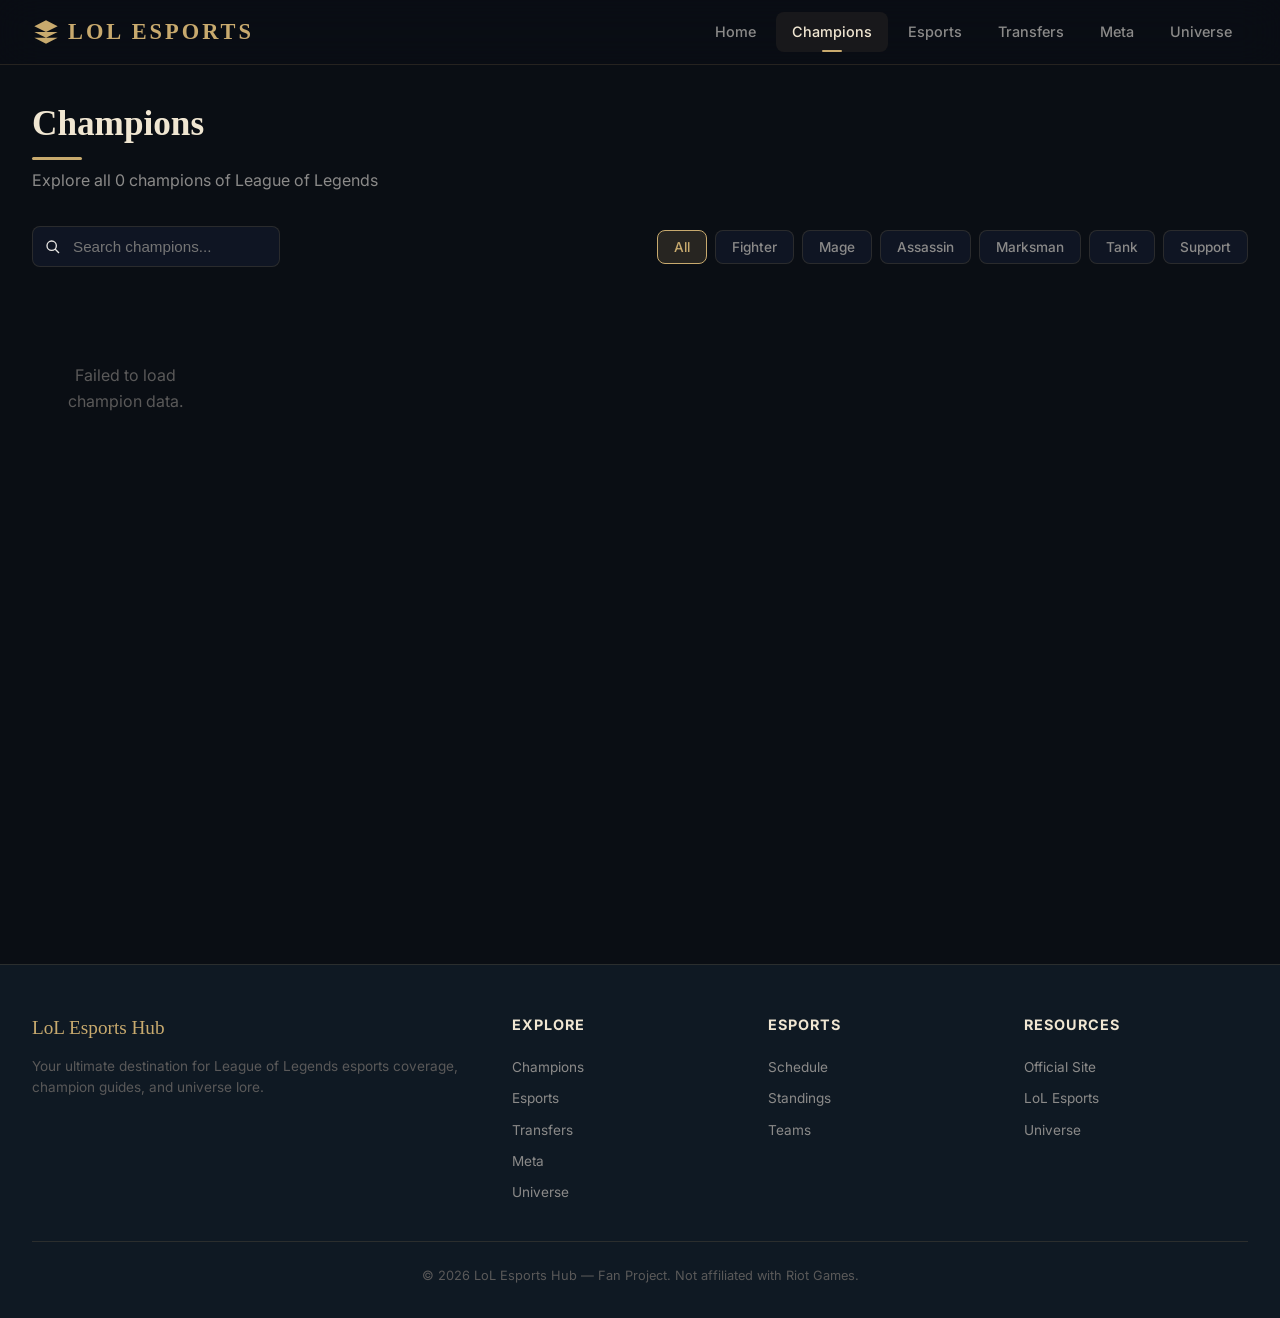
<file: champion.html>
<!DOCTYPE html>
<html lang="en">
<head>
  <meta charset="UTF-8">
  <meta name="viewport" content="width=device-width, initial-scale=1.0">
  <title>Champion Detail — LoL Esports Hub</title>
  <meta name="description" content="Detailed champion info including abilities, lore, stats, and voice lines.">
  <link rel="preconnect" href="https://fonts.googleapis.com">
  <link href="https://fonts.googleapis.com/css2?family=Inter:wght@400;500;600;700;800&display=swap" rel="stylesheet">
  <link rel="stylesheet" href="css/style.css?v=3">
  <!-- Google AdSense Auto Ads -->
  <script async src="https://pagead2.googlesyndication.com/pagead/js/adsbygoogle.js?client=ca-pub-9267698062788796"
     crossorigin="anonymous"></script>
</head>
<body>
  <main class="main">
    <div id="champContent">
      <div class="loading" style="padding:8rem 2rem;"><div class="spinner"></div><p style="margin-top:1rem;">Loading champion data...</p></div>
    </div>
  </main>
  <script src="js/common.js?v=3"></script>
  <script src="js/champion-detail.js?v=3"></script>
</body>
</html>
</file>
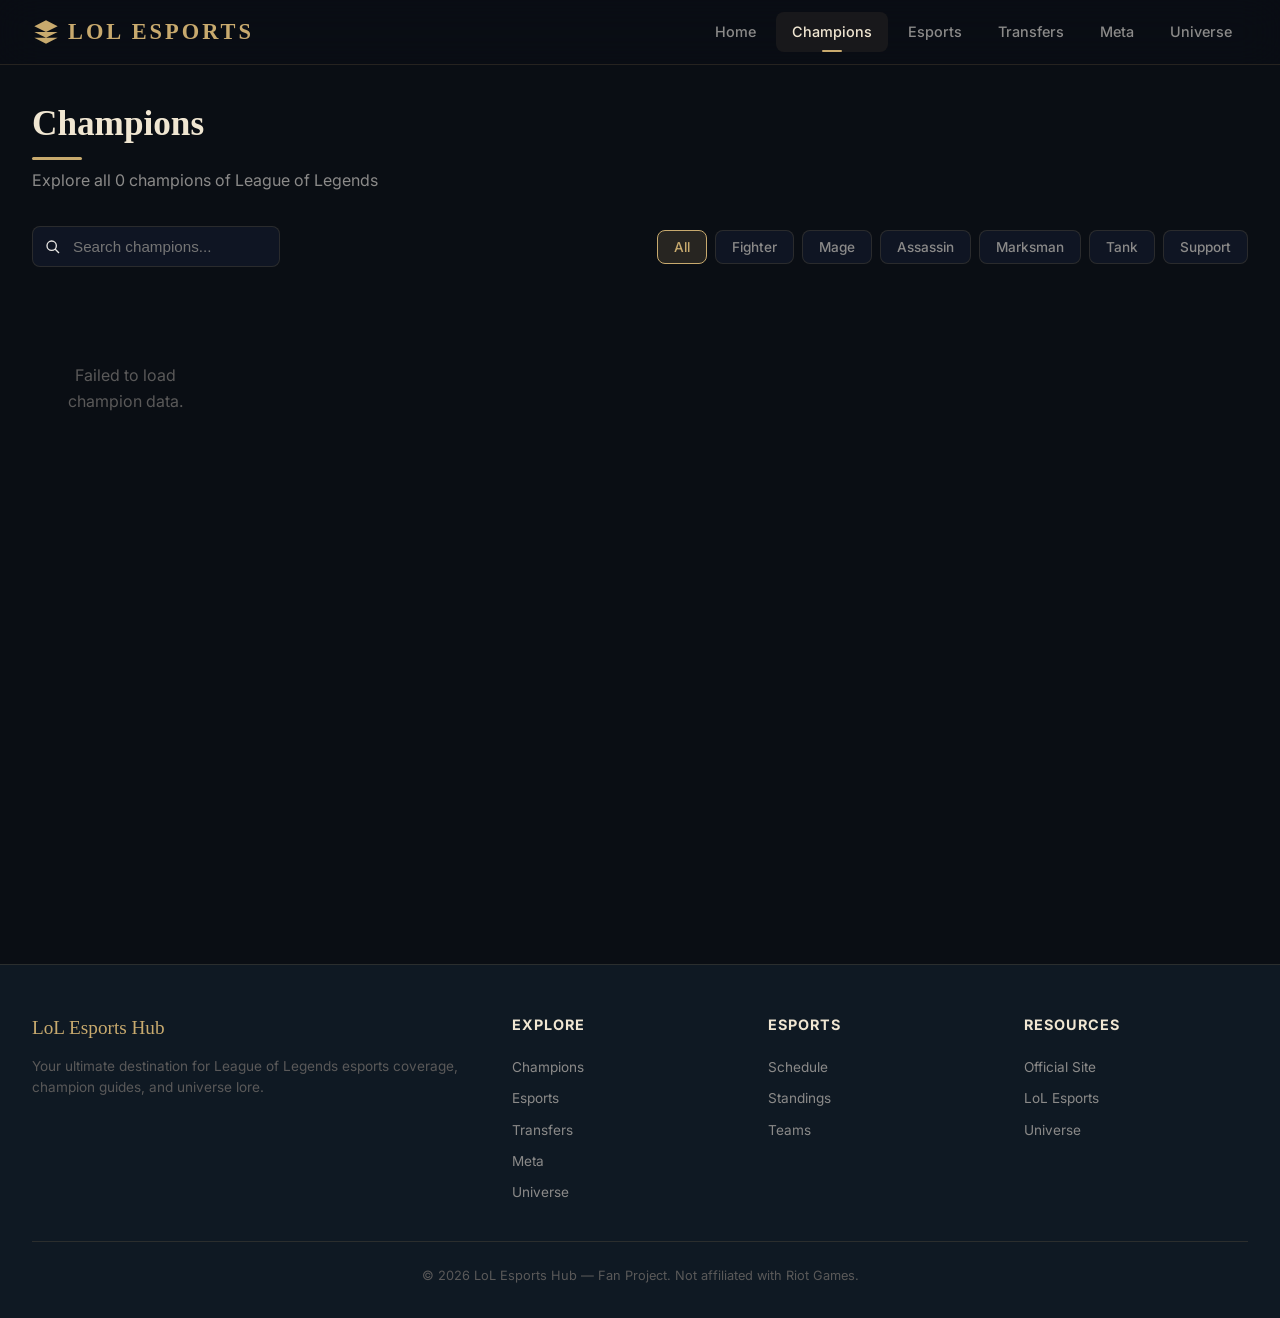
<file: champions.html>
<!DOCTYPE html>
<html lang="en">
<head>
  <meta charset="UTF-8">
  <meta name="viewport" content="width=device-width, initial-scale=1.0">
  <title>Champions — LoL Esports Hub</title>
  <meta name="description" content="Browse all League of Legends champions. Filter by role, search by name, and explore abilities, lore, and voice lines.">
  <link rel="preconnect" href="https://fonts.googleapis.com">
  <link href="https://fonts.googleapis.com/css2?family=Inter:wght@400;500;600;700;800&display=swap" rel="stylesheet">
  <link rel="stylesheet" href="css/style.css">
  <!-- Google AdSense Auto Ads -->
  <script async src="https://pagead2.googlesyndication.com/pagead/js/adsbygoogle.js?client=ca-pub-9267698062788796"
     crossorigin="anonymous"></script>
</head>
<body>
  <main class="main">
    <section class="section" style="padding-top:2rem;">
      <h1 class="section-title" style="font-size:2.2rem;margin-bottom:0.5rem;">Champions</h1>
      <p style="color:var(--text-secondary);margin-bottom:2rem;">Explore all <span id="champCount">0</span> champions of League of Legends</p>
      <div class="toolbar">
        <div class="search-wrapper">
          <svg viewBox="0 0 24 24"><path d="M21 21l-6-6m2-5a7 7 0 11-14 0 7 7 0 0114 0z" stroke="currentColor" stroke-width="2" fill="none"/></svg>
          <input type="text" class="search-box" id="champSearch" placeholder="Search champions...">
        </div>
        <div class="filter-group" id="roleFilters">
          <button class="filter-btn active" data-role="all">All</button>
          <button class="filter-btn" data-role="Fighter">Fighter</button>
          <button class="filter-btn" data-role="Mage">Mage</button>
          <button class="filter-btn" data-role="Assassin">Assassin</button>
          <button class="filter-btn" data-role="Marksman">Marksman</button>
          <button class="filter-btn" data-role="Tank">Tank</button>
          <button class="filter-btn" data-role="Support">Support</button>
        </div>
      </div>
      <div id="champGrid" class="champion-grid">
        <div class="loading"><div class="spinner"></div><p style="margin-top:1rem;">Loading champions...</p></div>
      </div>
    </section>
  </main>
  <script src="js/common.js"></script>
  <script src="js/champions.js"></script>
</body>
</html>
</file>
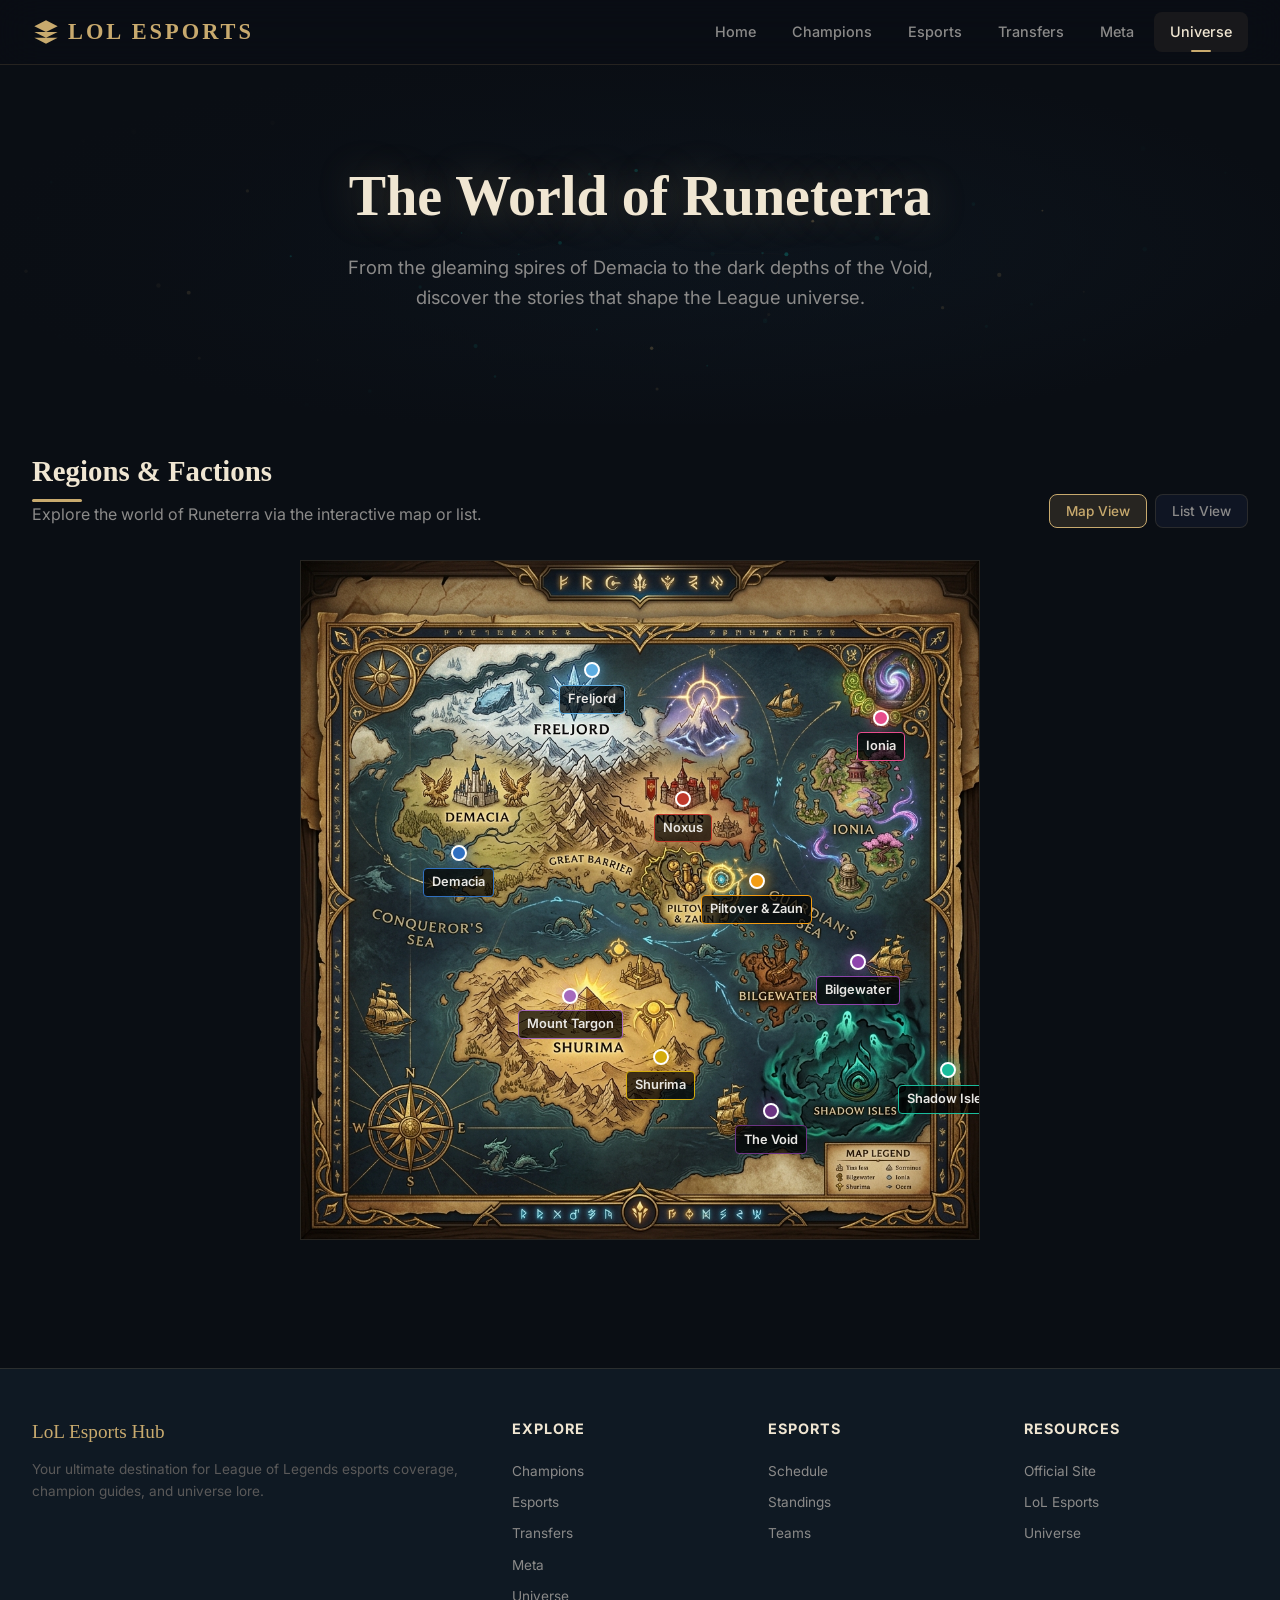
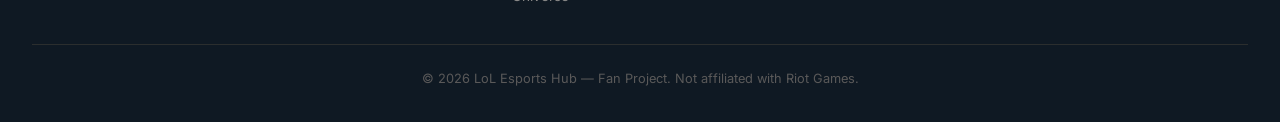
<file: lore.html>
<!DOCTYPE html>
<html lang="en">
<head>
  <meta charset="UTF-8">
  <meta name="viewport" content="width=device-width, initial-scale=1.0">
  <title>Universe — LoL Esports Hub</title>
  <meta name="description" content="Explore the world of Runeterra: regions, factions, and the lore behind League of Legends.">
  <link rel="preconnect" href="https://fonts.googleapis.com">
  <link href="https://fonts.googleapis.com/css2?family=Inter:wght@400;500;600;700;800&display=swap" rel="stylesheet">
  <link rel="stylesheet" href="css/style.css">
  <!-- Google AdSense Auto Ads -->
  <script async src="https://pagead2.googlesyndication.com/pagead/js/adsbygoogle.js?client=ca-pub-9267698062788796"
     crossorigin="anonymous"></script>
</head>
<body>
  <main class="main">
    <!-- Hero -->
    <section class="hero" style="min-height:40vh;">
      <canvas class="hero-canvas" id="loreCanvas"></canvas>
      <div class="hero-overlay"></div>
      <div class="hero-content">
        <h1 class="hero-title" style="font-size:clamp(2rem,5vw,3.5rem);">The World of Runeterra</h1>
        <p class="hero-subtitle">From the gleaming spires of Demacia to the dark depths of the Void, discover the stories that shape the League universe.</p>
      </div>
    </section>

    <section class="section">
      <div style="display:flex; justify-content:space-between; align-items:flex-end; margin-bottom:2rem;">
        <div>
          <h2 class="section-title">Regions & Factions</h2>
          <p style="color:var(--text-secondary);">Explore the world of Runeterra via the interactive map or list.</p>
        </div>
        <div class="filter-group" id="viewToggle">
          <button class="filter-btn active" data-view="map">Map View</button>
          <button class="filter-btn" data-view="list">List View</button>
        </div>
      </div>

      <div id="interactiveMap" style="position:relative; width:100%; aspect-ratio:1; max-width:680px; margin:0 auto; background:url('img/runeterra_map.png') center/cover no-repeat; border-radius:var(--radius-lg); border:1px solid var(--border); overflow:hidden;">
        <!-- Absolute positioned region dots will be injected here by JS -->
      </div>

      <div id="regionGrid" class="region-grid" style="display:none; margin-top:2rem;">
        <div class="loading"><div class="spinner"></div></div>
      </div>
    </section>

    <!-- Region Detail Modal -->
    <div id="regionModal" style="display:none;position:fixed;inset:0;z-index:2000;background:rgba(0,0,0,0.8);backdrop-filter:blur(5px);overflow-y:auto;">
      <div style="max-width:800px;margin:4rem auto;padding:2rem;">
        <button onclick="closeModal()" style="color:var(--gold-light);font-size:1.5rem;margin-bottom:1rem;background:none;border:none;cursor:pointer;">✕ Close</button>
        <div id="regionModalContent"></div>
      </div>
    </div>
  </main>
  <script src="js/common.js"></script>
  <script src="js/particles.js"></script>
  <script src="js/lore.js"></script>
</body>
</html>
</file>
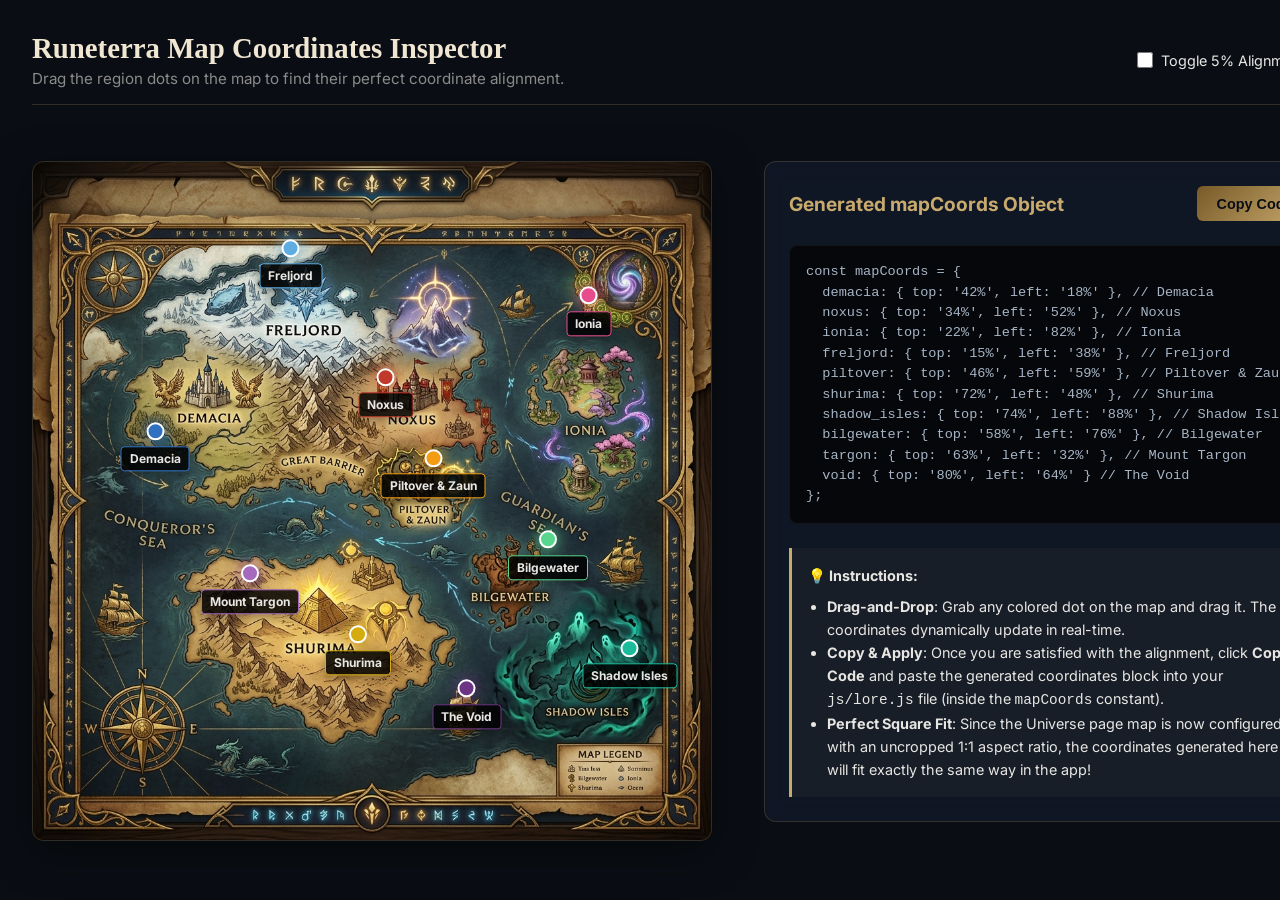
<file: map_inspector.html>
<!DOCTYPE html>
<html lang="en">
<head>
  <meta charset="UTF-8">
  <meta name="viewport" content="width=device-width, initial-scale=1.0">
  <title>Runeterra Map Coordinates Inspector</title>
  <link rel="preconnect" href="https://fonts.googleapis.com">
  <link href="https://fonts.googleapis.com/css2?family=Inter:wght@400;500;600;700;800&display=swap" rel="stylesheet">
  <style>
    :root {
      --bg-primary: #0a0e14;
      --bg-secondary: #0f1923;
      --bg-card: rgba(17, 24, 39, 0.85);
      --gold: #c8aa6e;
      --gold-light: #f0e6d2;
      --gold-dark: #785a28;
      --blue: #0ac8b9;
      --border: rgba(200, 170, 110, 0.2);
      --font-body: 'Inter', -apple-system, sans-serif;
      --radius: 12px;
    }

    * { margin: 0; padding: 0; box-sizing: border-box; }
    body {
      font-family: var(--font-body);
      background: var(--bg-primary);
      color: #e8e6e3;
      min-height: 100vh;
      padding: 2rem;
    }

    .container {
      max-width: 1400px;
      margin: 0 auto;
      display: grid;
      grid-template-columns: 700px 1fr;
      gap: 2rem;
    }

    header {
      grid-column: 1 / -1;
      margin-bottom: 1.5rem;
      border-bottom: 1px solid var(--border);
      padding-bottom: 1rem;
      display: flex;
      justify-content: space-between;
      align-items: center;
    }

    h1 {
      font-size: 1.8rem;
      color: var(--gold-light);
      font-family: Georgia, serif;
    }

    .subtitle {
      color: #8b8a89;
      font-size: 0.95rem;
      margin-top: 0.25rem;
    }

    .map-wrapper {
      position: relative;
      width: 100%;
      aspect-ratio: 1;
      max-width: 680px;
      border-radius: var(--radius);
      border: 1px solid var(--border);
      background: url('img/runeterra_map.png') center/100% 100% no-repeat;
      overflow: hidden;
      box-shadow: 0 10px 40px rgba(0,0,0,0.5);
    }

    /* Visual Grid Overlay */
    .grid-overlay {
      position: absolute;
      inset: 0;
      pointer-events: none;
      display: none;
      background-size: 10% 10%;
      background-image: 
        linear-gradient(to right, rgba(200, 170, 110, 0.1) 1px, transparent 1px),
        linear-gradient(to bottom, rgba(200, 170, 110, 0.1) 1px, transparent 1px);
    }

    .grid-overlay.active {
      display: block;
    }

    .map-point {
      position: absolute;
      transform: translate(-50%, -50%);
      cursor: move;
      text-align: center;
      z-index: 100;
      user-select: none;
    }

    .dot {
      width: 18px;
      height: 18px;
      border-radius: 50%;
      margin: 0 auto;
      border: 2.5px solid #fff;
      box-shadow: 0 0 15px rgba(0,0,0,0.5);
      transition: transform 0.15s ease;
    }

    .map-point:hover .dot {
      transform: scale(1.2);
    }

    .label {
      margin-top: 0.4rem;
      background: rgba(0,0,0,0.85);
      padding: 0.25rem 0.5rem;
      border-radius: 4px;
      font-weight: 700;
      font-size: 0.75rem;
      white-space: nowrap;
      border: 1px solid rgba(255,255,255,0.25);
      box-shadow: 0 4px 10px rgba(0,0,0,0.3);
    }

    .right-panel {
      background: var(--bg-card);
      border: 1px solid var(--border);
      border-radius: var(--radius);
      padding: 1.5rem;
      display: flex;
      flex-direction: column;
      gap: 1.5rem;
      height: fit-content;
      backdrop-filter: blur(10px);
    }

    .controls-header {
      display: flex;
      justify-content: space-between;
      align-items: center;
    }

    .btn {
      background: linear-gradient(135deg, var(--gold-dark), var(--gold));
      color: #0a0e14;
      padding: 0.6rem 1.25rem;
      border-radius: 6px;
      font-weight: 600;
      font-size: 0.9rem;
      border: none;
      cursor: pointer;
      transition: transform 0.2s, box-shadow 0.2s;
    }

    .btn:hover {
      transform: translateY(-2px);
      box-shadow: 0 4px 15px rgba(200, 170, 110, 0.3);
    }

    .btn:active {
      transform: translateY(0);
    }

    .code-box {
      background: #05070a;
      border: 1px solid rgba(255,255,255,0.05);
      border-radius: 8px;
      padding: 1rem;
      font-family: 'Courier New', Courier, monospace;
      font-size: 0.85rem;
      color: #a7b5c6;
      white-space: pre;
      overflow-x: auto;
      line-height: 1.5;
    }

    .help-card {
      background: rgba(200,170,110,0.05);
      border-left: 3px solid var(--gold);
      padding: 1rem;
      border-radius: 0 8px 8px 0;
      font-size: 0.9rem;
      line-height: 1.6;
    }

    .help-card ul {
      margin-top: 0.5rem;
      padding-left: 1.2rem;
    }

    .checkbox-container {
      display: flex;
      align-items: center;
      gap: 0.5rem;
      font-size: 0.9rem;
      cursor: pointer;
    }

    .checkbox-container input {
      width: 16px;
      height: 16px;
      accent-color: var(--gold);
    }
  </style>
</head>
<body>
  <div class="container">
    <header>
      <div>
        <h1>Runeterra Map Coordinates Inspector</h1>
        <div class="subtitle">Drag the region dots on the map to find their perfect coordinate alignment.</div>
      </div>
      <div>
        <label class="checkbox-container">
          <input type="checkbox" id="gridToggle"> Toggle 5% Alignment Grid
        </label>
      </div>
    </header>

    <div class="map-wrapper" id="mapWrapper">
      <div class="grid-overlay" id="gridOverlay"></div>
      <!-- Dots will be dynamically generated and rendered here -->
    </div>

    <div class="right-panel">
      <div class="controls-header">
        <h2 style="font-size: 1.2rem; color: var(--gold);">Generated mapCoords Object</h2>
        <button class="btn" id="copyBtn">Copy Code</button>
      </div>

      <div class="code-box" id="codeOutput">Loading...</div>

      <div class="help-card">
        <strong>💡 Instructions:</strong>
        <ul>
          <li><strong>Drag-and-Drop</strong>: Grab any colored dot on the map and drag it. The coordinates dynamically update in real-time.</li>
          <li><strong>Copy & Apply</strong>: Once you are satisfied with the alignment, click <strong>Copy Code</strong> and paste the generated coordinates block into your <code>js/lore.js</code> file (inside the <code>mapCoords</code> constant).</li>
          <li><strong>Perfect Square Fit</strong>: Since the Universe page map is now configured with an uncropped 1:1 aspect ratio, the coordinates generated here will fit exactly the same way in the app!</li>
        </ul>
      </div>
    </div>
  </div>

  <script>
    const regions = [
      { id: "demacia", name: "Demacia", color: "#3070c0", top: "42%", left: "18%" },
      { id: "noxus", name: "Noxus", color: "#c0392b", top: "34%", left: "52%" },
      { id: "ionia", name: "Ionia", color: "#e74c8c", top: "22%", left: "82%" },
      { id: "freljord", name: "Freljord", color: "#5dade2", top: "15%", left: "38%" },
      { id: "piltover", name: "Piltover & Zaun", color: "#f39c12", top: "46%", left: "59%" },
      { id: "shurima", name: "Shurima", color: "#d4ac0d", top: "72%", left: "48%" },
      { id: "shadow_isles", name: "Shadow Isles", color: "#1abc9c", top: "74%", left: "88%" },
      { id: "bilgewater", name: "Bilgewater", color: "#58d68d", top: "58%", left: "76%" },
      { id: "targon", name: "Mount Targon", color: "#a569bd", top: "63%", left: "32%" },
      { id: "void", name: "The Void", color: "#6c3483", top: "80%", left: "64%" }
    ];

    const mapWrapper = document.getElementById('mapWrapper');
    const codeOutput = document.getElementById('codeOutput');
    const gridOverlay = document.getElementById('gridOverlay');
    const gridToggle = document.getElementById('gridToggle');
    const copyBtn = document.getElementById('copyBtn');

    // State to hold current coordinates
    const coordsState = {};
    regions.forEach(r => {
      coordsState[r.id] = { top: r.top, left: r.left, name: r.name };
    });

    // Populate dots on load
    regions.forEach(r => {
      const point = document.createElement('div');
      point.className = 'map-point';
      point.style.left = r.left;
      point.style.top = r.top;
      point.dataset.id = r.id;

      point.innerHTML = `
        <div class="dot" style="background: ${r.color}; box-shadow: 0 0 15px ${r.color};"></div>
        <div class="label" style="border-color: ${r.color};">${r.name}</div>
      `;

      // Enable dragging
      let isDragging = false;
      point.addEventListener('mousedown', e => {
        isDragging = true;
        point.style.zIndex = 1000;
        e.preventDefault();
      });

      document.addEventListener('mousemove', e => {
        if (!isDragging) return;
        
        const rect = mapWrapper.getBoundingClientRect();
        let x = e.clientX - rect.left;
        let y = e.clientY - rect.top;

        // Constraint within boundaries
        x = Math.max(0, Math.min(x, rect.width));
        y = Math.max(0, Math.min(y, rect.height));

        const leftPct = ((x / rect.width) * 100).toFixed(0);
        const topPct = ((y / rect.height) * 100).toFixed(0);

        point.style.left = `${leftPct}%`;
        point.style.top = `${topPct}%`;

        coordsState[r.id].left = `${leftPct}%`;
        coordsState[r.id].top = `${topPct}%`;

        updateCodeOutput();
      });

      document.addEventListener('mouseup', () => {
        if (isDragging) {
          isDragging = false;
          point.style.zIndex = 100;
        }
      });

      mapWrapper.appendChild(point);
    });

    // Toggle grid
    gridToggle.addEventListener('change', () => {
      if (gridToggle.checked) {
        gridOverlay.classList.add('active');
      } else {
        gridOverlay.classList.remove('active');
      }
    });

    // Copy to clipboard
    copyBtn.addEventListener('click', () => {
      const text = generateCodeString();
      navigator.clipboard.writeText(text).then(() => {
        const originalText = copyBtn.innerText;
        copyBtn.innerText = 'Copied! ✓';
        setTimeout(() => copyBtn.innerText = originalText, 2000);
      });
    });

    function generateCodeString() {
      let code = `const mapCoords = {\n`;
      const keys = Object.keys(coordsState);
      keys.forEach((key, idx) => {
        const item = coordsState[key];
        const isLast = idx === keys.length - 1;
        code += `  ${key}: { top: '${item.top}', left: '${item.left}' }${isLast ? '' : ','} // ${item.name}\n`;
      });
      code += `};`;
      return code;
    }

    function updateCodeOutput() {
      codeOutput.textContent = generateCodeString();
    }

    // Initial render
    updateCodeOutput();
  </script>
</body>
</html>
</file>
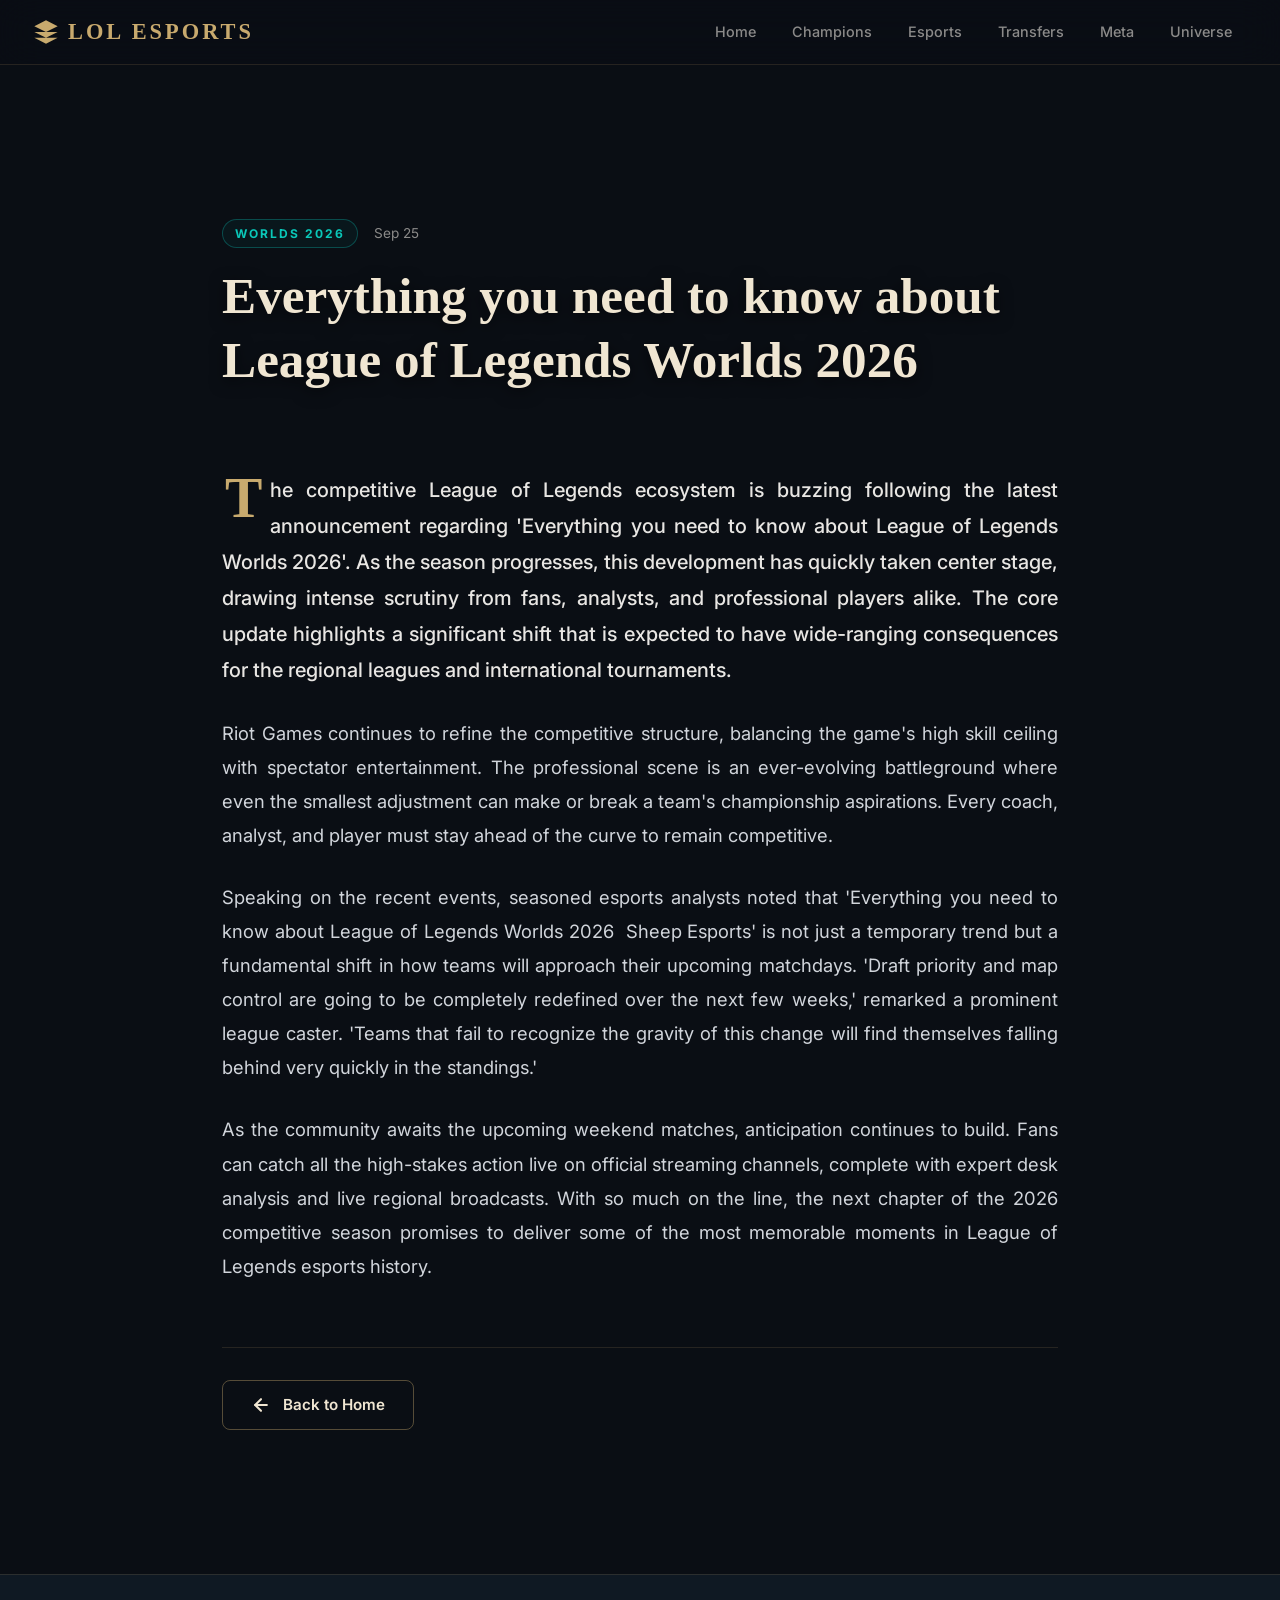
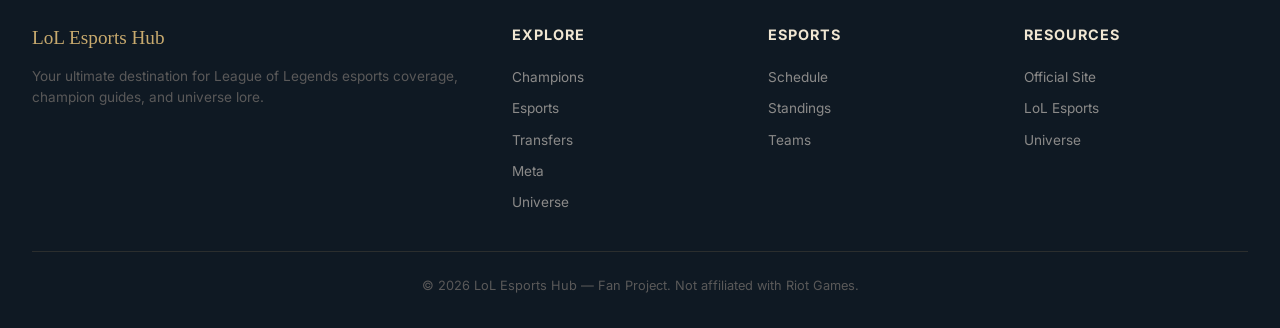
<file: news.html>
<!DOCTYPE html>
<html lang="en">
<head>
  <meta charset="UTF-8">
  <meta name="viewport" content="width=device-width, initial-scale=1.0">
  <title>News Details — LoL Esports Hub</title>
  <meta name="description" content="Read the latest League of Legends esports news, match results, transfer updates, and tournament recaps.">
  <link rel="preconnect" href="https://fonts.googleapis.com">
  <link href="https://fonts.googleapis.com/css2?family=Inter:wght@400;500;600;700;800&display=swap" rel="stylesheet">
  <link rel="stylesheet" href="css/style.css?v=5">
  <!-- Google AdSense Auto Ads -->
  <script async src="https://pagead2.googlesyndication.com/pagead/js/adsbygoogle.js?client=ca-pub-9267698062788796"
     crossorigin="anonymous"></script>
</head>
<body>
  <main class="main">
    <div id="newsContent">
      <div class="news-detail-loading">
        <div class="spinner"></div>
        <p style="margin-top:1.5rem;font-weight:500;color:var(--text-secondary);">Loading article...</p>
      </div>
    </div>
  </main>
  <script src="js/common.js?v=5"></script>
  <script src="js/news-detail.js?v=5"></script>
</body>
</html>
</file>
<file: css/style.css>
/* ========== CSS Variables ========== */
:root {
  --bg-primary: #0a0e14;
  --bg-secondary: #0f1923;
  --bg-card: rgba(17, 24, 39, 0.8);
  --bg-card-hover: rgba(25, 35, 55, 0.9);
  --bg-glass: rgba(15, 25, 35, 0.6);
  --gold: #c8aa6e;
  --gold-light: #f0e6d2;
  --gold-dark: #785a28;
  --blue: #0ac8b9;
  --blue-glow: rgba(10, 200, 185, 0.3);
  --red: #ff4e50;
  --text-primary: #e8e6e3;
  --text-secondary: #8b8a89;
  --text-muted: #5a5959;
  --border: rgba(200, 170, 110, 0.15);
  --border-hover: rgba(200, 170, 110, 0.4);
  --shadow: 0 4px 30px rgba(0, 0, 0, 0.4);
  --radius: 12px;
  --radius-sm: 8px;
  --transition: 0.3s cubic-bezier(0.4, 0, 0.2, 1);
  --font-display: Georgia, 'Times New Roman', serif;
  --font-body: 'Inter', -apple-system, sans-serif;
}

/* ========== Reset ========== */
*, *::before, *::after { margin: 0; padding: 0; box-sizing: border-box; }
html { scroll-behavior: smooth; }
body {
  font-family: var(--font-body);
  background: var(--bg-primary);
  color: var(--text-primary);
  min-height: 100vh;
  line-height: 1.6;
  overflow-x: hidden;
}
a { color: var(--gold); text-decoration: none; transition: color var(--transition); }
a:hover { color: var(--gold-light); }
img { max-width: 100%; display: block; }
button { font-family: inherit; cursor: pointer; border: none; background: none; }
ul { list-style: none; }

/* ========== Scrollbar ========== */
::-webkit-scrollbar { width: 8px; }
::-webkit-scrollbar-track { background: var(--bg-primary); }
::-webkit-scrollbar-thumb { background: var(--gold-dark); border-radius: 4px; }
::-webkit-scrollbar-thumb:hover { background: var(--gold); }

/* ========== Navigation ========== */
.nav {
  position: fixed; top: 0; left: 0; right: 0; z-index: 1000;
  background: rgba(10, 14, 20, 0.85);
  backdrop-filter: blur(20px); -webkit-backdrop-filter: blur(20px);
  border-bottom: 1px solid var(--border);
  transition: background var(--transition);
}
.nav.scrolled { background: rgba(10, 14, 20, 0.95); }
.nav-inner {
  max-width: 1400px; margin: 0 auto;
  display: flex; align-items: center; justify-content: space-between;
  padding: 0 2rem; height: 64px;
}
.nav-logo {
  font-family: var(--font-display); font-size: 1.4rem; font-weight: 700;
  color: var(--gold); text-transform: uppercase; letter-spacing: 3px;
  display: flex; align-items: center; gap: 0.5rem;
}
.nav-logo svg { width: 28px; height: 28px; fill: var(--gold); }
.nav-links { display: flex; gap: 0.25rem; }
.nav-links a {
  color: var(--text-secondary); padding: 0.5rem 1rem; border-radius: var(--radius-sm);
  font-size: 0.9rem; font-weight: 500; transition: all var(--transition);
  position: relative;
}
.nav-links a:hover, .nav-links a.active { color: var(--gold-light); background: rgba(200, 170, 110, 0.08); }
.nav-links a.active::after {
  content: ''; position: absolute; bottom: 0; left: 50%; transform: translateX(-50%);
  width: 20px; height: 2px; background: var(--gold); border-radius: 1px;
}
.nav-hamburger {
  display: none; flex-direction: column; gap: 5px; padding: 4px; cursor: pointer;
}
.nav-hamburger span {
  display: block; width: 24px; height: 2px; background: var(--gold-light);
  transition: all var(--transition);
}
.nav-hamburger.active span:nth-child(1) { transform: rotate(45deg) translate(5px, 5px); }
.nav-hamburger.active span:nth-child(2) { opacity: 0; }
.nav-hamburger.active span:nth-child(3) { transform: rotate(-45deg) translate(5px, -5px); }

/* ========== Main Content ========== */
.main { padding-top: 64px; min-height: 100vh; }

/* ========== Hero Section ========== */
.hero {
  position: relative; min-height: 28vh;
  display: flex; align-items: center; justify-content: center;
  text-align: center; overflow: hidden;
  background: linear-gradient(135deg, var(--bg-primary) 0%, var(--bg-secondary) 100%);
}
.hero-canvas { position: absolute; inset: 0; z-index: 0; }
.hero-overlay {
  position: absolute; inset: 0; z-index: 1;
  background: radial-gradient(ellipse at center, transparent 0%, var(--bg-primary) 75%);
}
.hero-content { position: relative; z-index: 2; padding: 1.5rem 2rem; }
.hero-title {
  font-family: var(--font-display); font-size: clamp(2rem, 5vw, 3.2rem);
  font-weight: 700; color: var(--gold-light); margin-bottom: 0.75rem;
  text-shadow: 0 0 40px rgba(200, 170, 110, 0.3);
  animation: fadeInUp 0.8s ease-out;
}
.hero-subtitle {
  font-size: clamp(0.9rem, 1.8vw, 1.15rem); color: var(--text-secondary);
  max-width: 600px; margin: 0 auto 1.5rem;
  animation: fadeInUp 0.8s ease-out 0.2s both;
}
.hero-cta {
  display: inline-flex; gap: 1rem; flex-wrap: wrap; justify-content: center;
  animation: fadeInUp 0.8s ease-out 0.4s both;
}

/* ========== Buttons ========== */
.btn {
  display: inline-flex; align-items: center; gap: 0.5rem;
  padding: 0.75rem 1.75rem; border-radius: var(--radius-sm);
  font-weight: 600; font-size: 0.95rem;
  transition: all var(--transition);
}
.btn-primary {
  background: linear-gradient(135deg, var(--gold-dark), var(--gold));
  color: #0a0e14;
}
.btn-primary:hover { transform: translateY(-2px); box-shadow: 0 8px 25px rgba(200, 170, 110, 0.3); color: #0a0e14; }
.btn-outline {
  border: 1px solid var(--border-hover); color: var(--gold-light);
  background: transparent;
}
.btn-outline:hover { background: rgba(200, 170, 110, 0.1); transform: translateY(-2px); color: var(--gold-light); }

/* ========== Section ========== */
.section { padding: 4rem 2rem; max-width: 1400px; margin: 0 auto; }
.hero + .section,
#live-section {
  padding-top: 1.5rem;
}
.section-header {
  display: flex; justify-content: space-between; align-items: center;
  margin-bottom: 2rem; flex-wrap: wrap; gap: 1rem;
}
.hero + .section .section-header,
#live-section .section-header {
  margin-bottom: 1.25rem;
}
.section-title {
  font-family: var(--font-display); font-size: 1.8rem; color: var(--gold-light);
  position: relative; padding-bottom: 0.5rem;
}
.section-title::after {
  content: ''; position: absolute; bottom: 0; left: 0;
  width: 50px; height: 3px; background: var(--gold); border-radius: 2px;
}

/* ========== Cards ========== */
.card {
  background: var(--bg-card);
  border: 1px solid var(--border);
  border-radius: var(--radius);
  backdrop-filter: blur(10px);
  transition: all var(--transition);
  overflow: hidden;
}
.card:hover {
  border-color: var(--border-hover);
  transform: translateY(-4px);
  box-shadow: 0 12px 40px rgba(0, 0, 0, 0.3), 0 0 20px rgba(200, 170, 110, 0.05);
}

/* ========== Champion Grid ========== */
.champion-grid {
  display: grid;
  grid-template-columns: repeat(auto-fill, minmax(180px, 1fr));
  gap: 1.25rem;
}
.champion-card {
  background: var(--bg-card); border: 1px solid var(--border);
  border-radius: var(--radius); overflow: hidden;
  transition: all var(--transition); cursor: pointer; text-align: center;
}
.champion-card:hover {
  border-color: var(--gold); transform: translateY(-6px);
  box-shadow: 0 15px 40px rgba(0, 0, 0, 0.4), 0 0 30px rgba(200, 170, 110, 0.1);
}
.champion-card-img {
  width: 100%; aspect-ratio: 1; object-fit: cover;
  transition: transform 0.5s ease;
}
.champion-card:hover .champion-card-img { transform: scale(1.1); }
.champion-card-body { padding: 1rem; }
.champion-card-name { font-weight: 700; font-size: 1rem; color: var(--gold-light); }
.champion-card-title { font-size: 0.8rem; color: var(--text-secondary); margin-top: 0.25rem; }
.champion-card-tags { display: flex; gap: 0.4rem; justify-content: center; margin-top: 0.5rem; flex-wrap: wrap; }
.tag {
  font-size: 0.7rem; padding: 0.15rem 0.5rem; border-radius: 99px;
  background: rgba(10, 200, 185, 0.1); color: var(--blue); border: 1px solid rgba(10, 200, 185, 0.2);
}

/* ========== Search & Filters ========== */
.toolbar { display: flex; gap: 1rem; margin-bottom: 2rem; flex-wrap: wrap; align-items: center; }
.search-box {
  flex: 1; min-width: 200px; padding: 0.7rem 1rem 0.7rem 2.5rem;
  background: var(--bg-card); border: 1px solid var(--border);
  border-radius: var(--radius-sm); color: var(--text-primary);
  font-size: 0.95rem; transition: border-color var(--transition);
  outline: none;
}
.search-box:focus { border-color: var(--gold); }
.search-wrapper { position: relative; flex: 1; min-width: 200px; }
.search-wrapper svg {
  position: absolute; left: 0.8rem; top: 50%; transform: translateY(-50%);
  width: 16px; height: 16px; fill: var(--text-muted);
}
.filter-group { display: flex; gap: 0.5rem; flex-wrap: wrap; }
.filter-btn {
  padding: 0.5rem 1rem; border-radius: var(--radius-sm);
  background: var(--bg-card); border: 1px solid var(--border);
  color: var(--text-secondary); font-size: 0.85rem; font-weight: 500;
  transition: all var(--transition);
}
.filter-btn:hover { border-color: var(--gold); color: var(--gold-light); }
.filter-btn.active { background: rgba(200, 170, 110, 0.15); border-color: var(--gold); color: var(--gold); }

/* ========== Match Cards ========== */
.match-card {
  background: var(--bg-card); border: 1px solid var(--border); border-radius: var(--radius);
  padding: 1rem 1rem;
  display: grid; grid-template-columns: 90px 1fr auto 1fr 70px;
  gap: 0.5rem; align-items: center;
  transition: all var(--transition);
}
.match-card:hover { border-color: var(--border-hover); transform: translateY(-2px); }
.match-card.live { border-left: 3px solid var(--red); }
.match-league { text-align: center; }
.match-league-name { font-weight: 700; color: var(--gold-light); font-size: 0.85rem; }
.match-league-time { font-size: 0.75rem; color: var(--text-muted); margin-top: 0.25rem; }
.match-team { display: flex; align-items: center; font-weight: 600; font-size: 1.05rem; gap: 0.75rem; min-width: 0; }
.match-team.team-a { justify-content: flex-end; text-align: right; }
.match-team.team-b { justify-content: flex-start; text-align: left; }
.match-team-name { white-space: nowrap; overflow: hidden; text-overflow: ellipsis; }
.match-team-logo {
  width: 36px; height: 36px; border-radius: 50%; flex-shrink: 0;
  background: var(--bg-secondary); display: flex; align-items: center; justify-content: center;
  font-size: 0.7rem; font-weight: 800; color: var(--gold);
  overflow: hidden;
}
.match-vs { text-align: center; padding: 0 0.5rem; }
.match-score { font-size: 1.6rem; font-weight: 800; color: var(--gold); letter-spacing: 4px; }
.match-vs-label { font-size: 0.7rem; color: var(--text-muted); text-transform: uppercase; }
.match-status { text-align: center; font-size: 0.8rem; font-weight: 700; }
.match-status.live { color: var(--red); }
.match-status.upcoming { color: var(--blue); }
.match-status.completed { color: var(--text-muted); }
.live-dot { display: inline-block; width: 8px; height: 8px; background: var(--red); border-radius: 50%; margin-right: 4px; animation: pulse 1.5s infinite; }

/* ========== Standings Table ========== */
.standings-table { width: 100%; border-collapse: collapse; }
.standings-table th {
  text-align: left; padding: 0.75rem 1rem;
  font-size: 0.75rem; text-transform: uppercase; letter-spacing: 1px;
  color: var(--text-muted); border-bottom: 1px solid var(--border);
}
.standings-table td {
  padding: 0.75rem 1rem; border-bottom: 1px solid rgba(255,255,255,0.03);
  font-size: 0.9rem;
}
.standings-table tr { transition: background var(--transition); }
.standings-table tbody tr:hover { background: rgba(200, 170, 110, 0.05); }
.standings-rank { font-weight: 800; color: var(--gold); width: 40px; }
.standings-team { display: flex; align-items: center; gap: 0.75rem; font-weight: 600; }
.standings-record { color: var(--text-secondary); }

/* ========== Champion Detail ========== */
.champ-hero {
  position: relative; min-height: 35vh;
  display: flex; align-items: flex-end; overflow: hidden;
}
.champ-hero-bg {
  position: absolute; inset: 0; background-size: cover; background-position: center top;
  filter: brightness(0.5);
}
.champ-hero-gradient {
  position: absolute; inset: 0;
  background: linear-gradient(to top, var(--bg-primary) 0%, transparent 60%);
}
.champ-hero-info { position: relative; z-index: 2; padding: 3rem 2rem; max-width: 1400px; margin: 0 auto; width: 100%; }
.champ-name { font-family: var(--font-display); font-size: 3.5rem; color: var(--gold-light); }
.champ-epithet { font-size: 1.2rem; color: var(--gold); font-style: italic; margin-top: 0.25rem; }

/* ========== Abilities ========== */
.abilities { display: flex; gap: 0.75rem; margin: 2rem 0; flex-wrap: wrap; }
.ability-icon {
  width: 56px; height: 56px; border-radius: var(--radius-sm);
  border: 2px solid var(--border); cursor: pointer;
  transition: all var(--transition); overflow: hidden;
}
.ability-icon:hover, .ability-icon.active { border-color: var(--gold); box-shadow: 0 0 15px rgba(200, 170, 110, 0.3); }
.ability-icon img { width: 100%; height: 100%; object-fit: cover; }
.ability-detail { background: var(--bg-card); border: 1px solid var(--border); border-radius: var(--radius); padding: 1.5rem; }
.ability-name { font-weight: 700; color: var(--gold-light); font-size: 1.1rem; margin-bottom: 0.5rem; }
.ability-desc { color: var(--text-secondary); line-height: 1.7; }

/* ========== Lore / Quotes ========== */
.lore-text { color: var(--text-secondary); line-height: 1.9; font-size: 1rem; max-width: 800px; }
.quote-card {
  background: var(--bg-card); border-left: 3px solid var(--gold);
  padding: 1.25rem 1.5rem; border-radius: 0 var(--radius-sm) var(--radius-sm) 0;
  margin-bottom: 1rem;
}
.quote-text { font-style: italic; color: var(--text-primary); line-height: 1.7; }
.quote-context { font-size: 0.8rem; color: var(--text-muted); margin-top: 0.5rem; }

/* ========== Map Points ========== */
.map-point {
  transition: transform var(--transition), filter var(--transition) !important;
}
.map-point:hover {
  transform: translate(-50%, -50%) scale(1.18) !important;
  filter: brightness(1.25);
  z-index: 10;
}

/* ========== Region Cards ========== */
.region-grid { display: grid; grid-template-columns: repeat(auto-fill, minmax(300px, 1fr)); gap: 1.5rem; }
.region-card {
  background: var(--bg-card); border: 1px solid var(--border); border-radius: var(--radius);
  overflow: hidden; cursor: pointer; transition: all var(--transition);
}
.region-card:hover { border-color: var(--gold); transform: translateY(-4px); box-shadow: var(--shadow); }
.region-card-img { width: 100%; height: 180px; object-fit: cover; transition: transform 0.5s ease; }
.region-card:hover .region-card-img { transform: scale(1.05); }
.region-card-body { padding: 1.25rem; }
.region-card-name { font-family: var(--font-display); font-size: 1.3rem; color: var(--gold-light); }
.region-card-desc { font-size: 0.85rem; color: var(--text-secondary); margin-top: 0.5rem; line-height: 1.6; }

/* ========== News Cards ========== */
.news-grid { display: grid; grid-template-columns: repeat(auto-fill, minmax(320px, 1fr)); gap: 1.5rem; }
.news-card-link { display: block; color: inherit; text-decoration: none; }
.news-card { background: var(--bg-card); border: 1px solid var(--border); border-radius: var(--radius); overflow: hidden; transition: all var(--transition); }
.news-card-link:hover .news-card { border-color: var(--gold); transform: translateY(-4px); box-shadow: var(--shadow); }
.news-card-img { width: 100%; height: 180px; object-fit: cover; }
.news-card-body { padding: 1.25rem; }
.news-card-tag { font-size: 0.7rem; text-transform: uppercase; letter-spacing: 1px; color: var(--blue); font-weight: 600; }
.news-card-title { font-size: 1.1rem; font-weight: 700; color: var(--gold-light); margin-top: 0.5rem; line-height: 1.4; }
.news-card-date { font-size: 0.8rem; color: var(--text-muted); margin-top: 0.75rem; }

/* ========== Tabs ========== */
.tabs { display: flex; gap: 0; border-bottom: 1px solid var(--border); margin-bottom: 2rem; }
.tab-btn {
  padding: 0.75rem 1.5rem; color: var(--text-secondary); font-weight: 600;
  font-size: 0.9rem; transition: all var(--transition); position: relative;
  border-bottom: 2px solid transparent; margin-bottom: -1px;
}
.tab-btn:hover { color: var(--gold-light); }
.tab-btn.active { color: var(--gold); border-bottom-color: var(--gold); }
.tab-panel { display: none; animation: fadeIn 0.3s ease; }
.tab-panel.active { display: block; }

/* ========== Footer ========== */
.footer {
  background: var(--bg-secondary); border-top: 1px solid var(--border);
  padding: 3rem 2rem 2rem; margin-top: 4rem;
}
.footer-inner { max-width: 1400px; margin: 0 auto; display: grid; grid-template-columns: 2fr 1fr 1fr 1fr; gap: 2rem; }
.footer-brand { font-family: var(--font-display); font-size: 1.2rem; color: var(--gold); margin-bottom: 0.75rem; }
.footer-desc { font-size: 0.85rem; color: var(--text-muted); line-height: 1.6; }
.footer-heading { font-weight: 700; color: var(--gold-light); margin-bottom: 1rem; font-size: 0.9rem; text-transform: uppercase; letter-spacing: 1px; }
.footer-links a { display: block; color: var(--text-secondary); padding: 0.3rem 0; font-size: 0.85rem; }
.footer-links a:hover { color: var(--gold); }
.footer-bottom { max-width: 1400px; margin: 2rem auto 0; padding-top: 1.5rem; border-top: 1px solid var(--border); text-align: center; font-size: 0.8rem; color: var(--text-muted); }

/* ========== Loading ========== */
.loading { text-align: center; padding: 4rem 2rem; color: var(--text-muted); }
.spinner { display: inline-block; width: 40px; height: 40px; border: 3px solid var(--border); border-top-color: var(--gold); border-radius: 50%; animation: spin 0.8s linear infinite; }

/* ========== Animations ========== */
@keyframes fadeIn { from { opacity: 0; } to { opacity: 1; } }
@keyframes fadeInUp { from { opacity: 0; transform: translateY(20px); } to { opacity: 1; transform: translateY(0); } }
@keyframes pulse { 0%, 100% { opacity: 1; } 50% { opacity: 0.4; } }
@keyframes spin { to { transform: rotate(360deg); } }
@keyframes slideIn { from { opacity: 0; transform: translateX(-10px); } to { opacity: 1; transform: translateX(0); } }

.fade-in { animation: fadeIn 0.5s ease-out; }
.fade-in-up { animation: fadeInUp 0.6s ease-out both; }

/* ========== Responsive ========== */
@media (max-width: 1024px) {
  .footer-inner { grid-template-columns: 1fr 1fr; }
}
@media (max-width: 768px) {
  .nav-links { display: none; position: fixed; top: 64px; left: 0; right: 0; background: rgba(10,14,20,0.98); flex-direction: column; padding: 1rem; border-bottom: 1px solid var(--border); }
  .nav-links.open { display: flex; }
  .nav-hamburger { display: flex; }
  .hero { min-height: 50vh; }
  .section { padding: 2.5rem 1rem; }
  .match-card { grid-template-columns: 1fr; text-align: center; gap: 0.75rem; }
  .match-team, .match-team.team-a, .match-team.team-b { justify-content: center; text-align: center; }
  .match-team-logo { margin: 0; }
  .champion-grid { grid-template-columns: repeat(auto-fill, minmax(140px, 1fr)); gap: 1rem; }
  .footer-inner { grid-template-columns: 1fr; }
  .region-grid { grid-template-columns: 1fr; }
  .news-grid { grid-template-columns: 1fr; }
}

/* ========== News Detail Page ========== */
.news-detail-hero {
  position: relative;
  min-height: 40vh;
  display: flex;
  align-items: flex-end;
  overflow: hidden;
}
.news-detail-hero-bg {
  position: absolute;
  inset: 0;
  background-size: cover;
  background-position: center 20%;
  filter: brightness(0.4) contrast(1.1);
}
.news-detail-hero-gradient {
  position: absolute;
  inset: 0;
  background: linear-gradient(to top, var(--bg-primary) 0%, rgba(10, 14, 20, 0.4) 60%, rgba(10, 14, 20, 0.8) 100%);
}
.news-detail-hero-info {
  position: relative;
  z-index: 2;
  padding: 4rem 2rem 2rem;
  max-width: 900px;
  margin: 0 auto;
  width: 100%;
}
.news-detail-meta {
  display: flex;
  align-items: center;
  gap: 1rem;
  margin-bottom: 1rem;
  flex-wrap: wrap;
}
.news-detail-tag {
  font-size: 0.75rem;
  text-transform: uppercase;
  letter-spacing: 2px;
  color: var(--blue);
  font-weight: 700;
  border: 1px solid var(--blue-glow);
  padding: 0.25rem 0.75rem;
  border-radius: 99px;
  background: rgba(10, 200, 185, 0.05);
}
.news-detail-date {
  font-size: 0.85rem;
  color: var(--text-secondary);
}
.news-detail-title {
  font-family: var(--font-display);
  font-size: clamp(2rem, 4.5vw, 3.2rem);
  font-weight: 800;
  color: var(--gold-light);
  line-height: 1.25;
  text-shadow: 0 4px 15px rgba(0,0,0,0.6);
  margin-top: 0.5rem;
}
.news-detail-container {
  max-width: 900px;
  margin: 0 auto;
  padding: 3rem 2rem 5rem;
  position: relative;
}
.news-detail-body {
  font-size: 1.15rem;
  line-height: 1.85;
  color: #d1d5db; /* high-contrast light grey */
  margin-bottom: 4rem;
}
.news-detail-body p {
  margin-bottom: 1.75rem;
  text-align: justify;
}
.news-detail-body p:first-of-type {
  font-size: 1.25rem;
  color: var(--text-primary);
  line-height: 1.8;
  font-weight: 500;
}
.news-detail-body p:first-of-type::first-letter {
  float: left;
  font-family: var(--font-display);
  font-size: 3.5rem;
  line-height: 0.8;
  padding-top: 4px;
  padding-right: 8px;
  padding-left: 3px;
  color: var(--gold);
  font-weight: 800;
}
.news-detail-back-container {
  border-top: 1px solid var(--border);
  padding-top: 2rem;
  margin-top: 3rem;
  display: flex;
  justify-content: flex-start;
}
.news-detail-back-btn {
  display: inline-flex;
  align-items: center;
  gap: 0.75rem;
  padding: 0.75rem 1.75rem;
  border-radius: var(--radius-sm);
  font-weight: 600;
  font-size: 0.95rem;
  border: 1px solid var(--border-hover);
  color: var(--gold-light);
  background: transparent;
  transition: all var(--transition);
}
.news-detail-back-btn:hover {
  background: rgba(200, 170, 110, 0.1);
  transform: translateX(-4px);
  border-color: var(--gold);
  color: var(--gold);
}
.news-detail-loading {
  text-align: center;
  padding: 10rem 2rem;
  color: var(--text-muted);
}
.news-detail-error {
  text-align: center;
  padding: 8rem 2rem;
  max-width: 500px;
  margin: 0 auto;
}
.news-detail-error h2 {
  font-family: var(--font-display);
  font-size: 2rem;
  color: var(--gold-light);
  margin-bottom: 1rem;
}
.news-detail-error p {
  color: var(--text-secondary);
  margin-bottom: 2rem;
}

/* ========== World Rankings Styles ========== */
.home-row {
  display: grid;
  grid-template-columns: 1.8fr 1.2fr;
  gap: 2.5rem;
  align-items: start;
}
@media (max-width: 1024px) {
  .home-row {
    grid-template-columns: 1fr;
    gap: 2rem;
  }
}

.rankings-widget {
  background: var(--bg-card);
  border: 1px solid var(--border);
  border-radius: var(--radius);
  padding: 1.5rem;
  box-shadow: var(--shadow);
  transition: border-color var(--transition), box-shadow var(--transition);
}
.rankings-widget:hover {
  border-color: var(--border-hover);
  box-shadow: 0 8px 30px rgba(200, 170, 110, 0.08);
}

.rankings-list {
  display: flex;
  flex-direction: column;
  gap: 0.5rem;
  margin-top: 1rem;
}

.ranking-item {
  display: flex;
  align-items: center;
  justify-content: space-between;
  padding: 0.75rem 1rem;
  background: rgba(15, 25, 35, 0.4);
  border: 1px solid rgba(200, 170, 110, 0.05);
  border-radius: var(--radius-sm);
  transition: all var(--transition);
  cursor: pointer;
}
.ranking-item:hover {
  background: rgba(200, 170, 110, 0.05);
  border-color: var(--gold-dark);
  transform: translateX(4px);
}

.ranking-item-left {
  display: flex;
  align-items: center;
  gap: 0.75rem;
}

.rank-badge {
  width: 24px;
  height: 24px;
  display: flex;
  align-items: center;
  justify-content: center;
  font-weight: 800;
  font-size: 0.85rem;
  border-radius: 50%;
  color: var(--text-primary);
  background: var(--bg-secondary);
  border: 1px solid var(--border);
}
.rank-badge-1 {
  background: linear-gradient(135deg, #ffd700, #b8860b);
  color: #0a0e14;
  border: none;
  box-shadow: 0 0 10px rgba(255, 215, 0, 0.4);
}
.rank-badge-2 {
  background: linear-gradient(135deg, #c0c0c0, #708090);
  color: #0a0e14;
  border: none;
  box-shadow: 0 0 10px rgba(192, 192, 192, 0.3);
}
.rank-badge-3 {
  background: linear-gradient(135deg, #cd7f32, #8b4513);
  color: #0a0e14;
  border: none;
  box-shadow: 0 0 10px rgba(205, 127, 50, 0.3);
}

.region-badge {
  padding: 0.15rem 0.45rem;
  border-radius: 4px;
  font-size: 0.7rem;
  font-weight: 700;
  letter-spacing: 0.5px;
}
.region-badge.lck {
  background: rgba(0, 150, 255, 0.15);
  color: #0096ff;
  border: 1px solid rgba(0, 150, 255, 0.3);
}
.region-badge.lpl {
  background: rgba(255, 78, 80, 0.15);
  color: #ff4e50;
  border: 1px solid rgba(255, 78, 80, 0.3);
}
.region-badge.lec {
  background: rgba(255, 165, 0, 0.15);
  color: #ffa500;
  border: 1px solid rgba(255, 165, 0, 0.3);
}
.region-badge.lcs {
  background: rgba(10, 200, 185, 0.15);
  color: #0ac8b9;
  border: 1px solid rgba(10, 200, 185, 0.3);
}

.trend-indicator {
  display: flex;
  align-items: center;
  font-size: 0.75rem;
  font-weight: 700;
}
.trend-indicator.up {
  color: #28a745;
}
.trend-indicator.down {
  color: #dc3545;
}
.trend-indicator.stable {
  color: var(--text-secondary);
}

.ranking-item-right {
  display: flex;
  align-items: center;
  gap: 1rem;
}

.rating-index {
  font-family: var(--font-body);
  font-weight: 700;
  font-size: 0.95rem;
  color: var(--gold-light);
  min-width: 45px;
  text-align: right;
}

/* ========== Full Rankings Table/Accordion ========== */
.rankings-table-container {
  margin-top: 1rem;
}

.rankings-table {
  width: 100%;
  border-collapse: separate;
  border-spacing: 0;
  margin-top: 1rem;
}
.rankings-table th {
  padding: 1rem;
  text-align: left;
  font-size: 0.85rem;
  font-weight: 600;
  color: var(--text-secondary);
  border-bottom: 1px solid var(--border);
  text-transform: uppercase;
  letter-spacing: 1px;
}
.rankings-row {
  cursor: pointer;
  transition: background var(--transition);
}
.rankings-row:hover {
  background: rgba(200, 170, 110, 0.04);
}
.rankings-row td {
  padding: 1.2rem 1rem;
  border-bottom: 1px solid rgba(200, 170, 110, 0.05);
  vertical-align: middle;
}

.rankings-detail-row {
  background: rgba(10, 14, 20, 0.6);
  display: none;
}
.rankings-detail-row.expanded {
  display: table-row;
}
.rankings-detail-row td {
  border-bottom: 1px solid var(--border);
  padding: 1.5rem !important;
}

.rankings-expanded-content {
  display: grid;
  grid-template-columns: 1.5fr 1fr;
  gap: 2rem;
  animation: fadeIn 0.4s ease;
}
@media (max-width: 768px) {
  .rankings-expanded-content {
    grid-template-columns: 1fr;
    gap: 1.5rem;
  }
}

.expanded-analysis {
  display: flex;
  flex-direction: column;
  gap: 0.75rem;
}
.expanded-analysis h4 {
  font-family: var(--font-display);
  color: var(--gold-light);
  font-size: 1.1rem;
  border-bottom: 1px solid var(--border);
  padding-bottom: 0.5rem;
}
.expanded-analysis p {
  font-size: 0.9rem;
  color: var(--text-secondary);
  line-height: 1.6;
}

.expanded-roster {
  display: flex;
  flex-direction: column;
  gap: 0.75rem;
}
.expanded-roster h4 {
  font-family: var(--font-display);
  color: var(--gold-light);
  font-size: 1.1rem;
  border-bottom: 1px solid var(--border);
  padding-bottom: 0.5rem;
}

.roster-grid-compact {
  display: grid;
  grid-template-columns: repeat(auto-fill, minmax(100px, 1fr));
  gap: 0.5rem;
}
.roster-compact-card {
  background: var(--bg-secondary);
  border: 1px solid var(--border);
  border-radius: var(--radius-sm);
  padding: 0.4rem 0.6rem;
  text-align: center;
  display: flex;
  flex-direction: column;
  align-items: center;
  justify-content: center;
  gap: 0.15rem;
  transition: border-color var(--transition);
}
.roster-compact-card:hover {
  border-color: var(--gold);
}
.roster-compact-card .ign {
  font-weight: 700;
  font-size: 0.8rem;
  color: var(--gold-light);
}
.roster-compact-card .role {
  font-size: 0.65rem;
  color: var(--text-muted);
  font-weight: 600;
  text-transform: uppercase;
}

@keyframes fadeIn {
  from { opacity: 0; transform: translateY(-5px); }
  to { opacity: 1; transform: translateY(0); }
}
</file>
